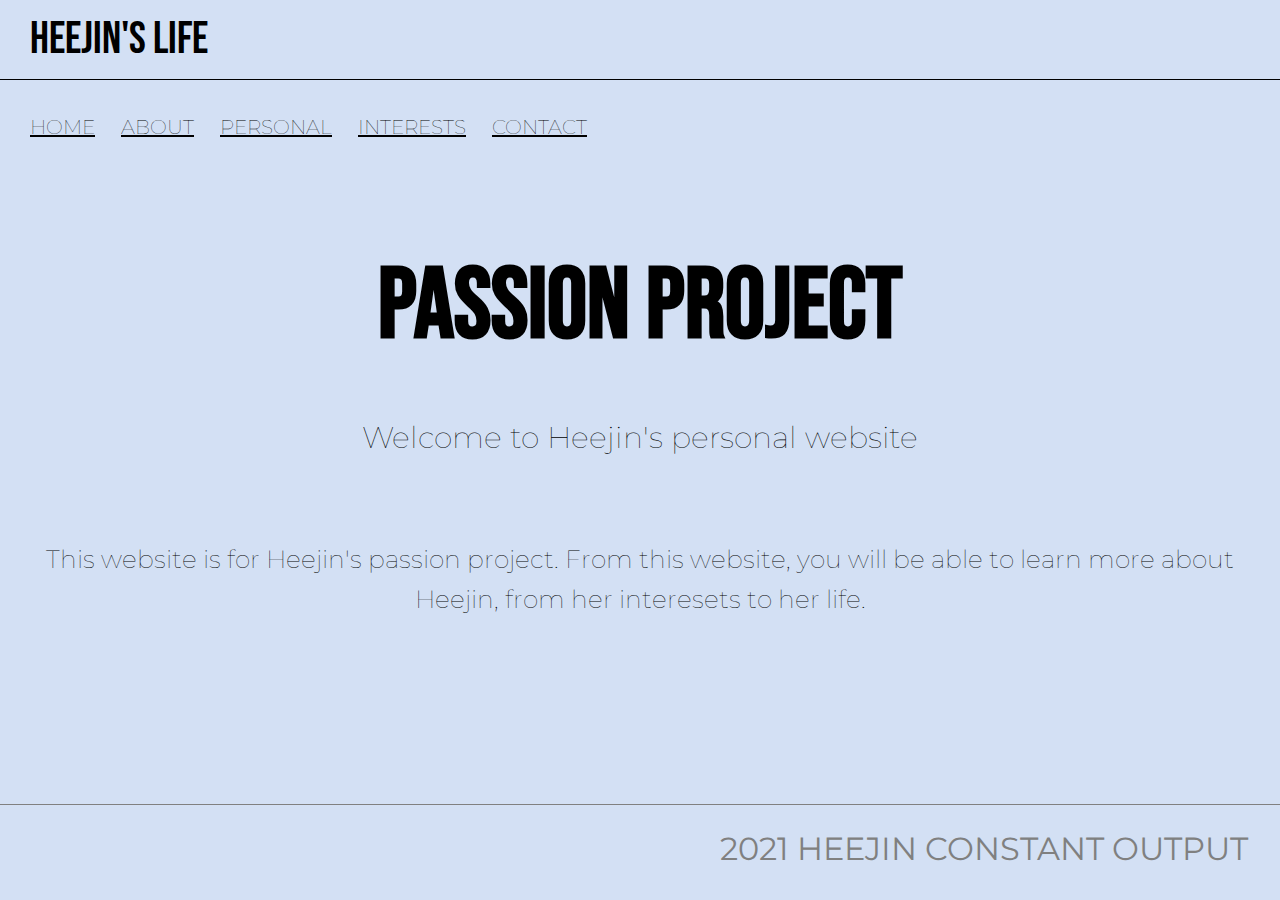
<file: index.html>
<!DOCTYPE html>
<html lang="en" dir="ltr">
  <head>
    <meta charset="utf-8">
    <title>Heejin's Life - Home</title>
    <link rel="stylesheet" href="home_style.css">
  </head>
  <body>
    <div class="title">
      <p>Heejin's LIFE</p>
    </div>

    <div class="navMenu">
      <p>
        <a href="index.html">HOME</a>
        <a href="about.html">ABOUT</a>
        <a href="personal.html">PERSONAL</a>
        <a href="interests.html">INTERESTS</a>
        <a href="contact.html">CONTACT</a>
      </p>
    </div>

    <h1 id= "header">Passion Project</h1>
    <h2 id= "header2">Welcome to Heejin's personal website</h2>

    <!-- <br> -->
    <div class="insetContent">
      <!-- <div class="subtitle">
        <h2>About</h2> -->
      </div>

      <p>This website is for Heejin's passion project. From this website, you will be able to learn more about Heejin, from her interesets to her life.</p>

      </div>
    <br>
    <br>
    <br>

    <br>
    <div class="footer">2021 HEEJIN CONSTANT OUTPUT</div>

  </body>
</html>
</file>
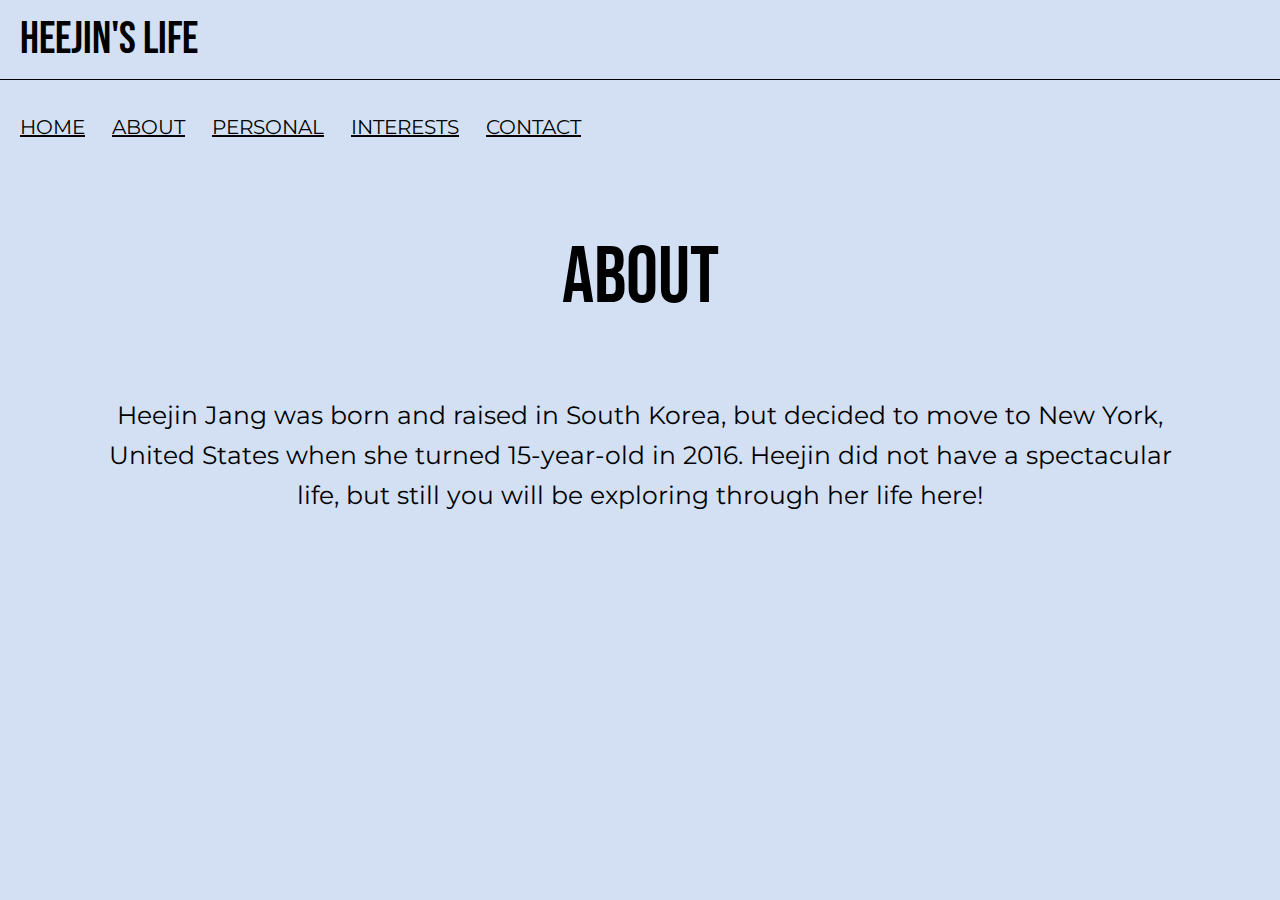
<file: about.html>
<!DOCTYPE html>
<html lang="en" dir="ltr">
  <head>
    <meta charset="utf-8">
    <link rel="stylesheet" href="about.css">
    <title></title>
  </head>
  <body>
    <div class="title">
      <p>Heejin's LIFE</p>
    </div>

    <div class="navMenu">
      <p>
        <a href="index.html">HOME</a>
        <a href="about.html">ABOUT</a>
        <a href="personal.html">PERSONAL</a>
        <a href="interests.html">INTERESTS</a>
        <a href="contact.html">CONTACT</a>
      </p>
    </div>

    <h1>ABOUT</h1>

    <div class="insetContent">
      <p>Heejin Jang was born and raised in South Korea, but decided to move to New York, United States
      when she turned 15-year-old in 2016. Heejin did not have a spectacular life, but still you will be
    exploring through her life here!</p> 
    </div>
  </body>
</html>
</file>
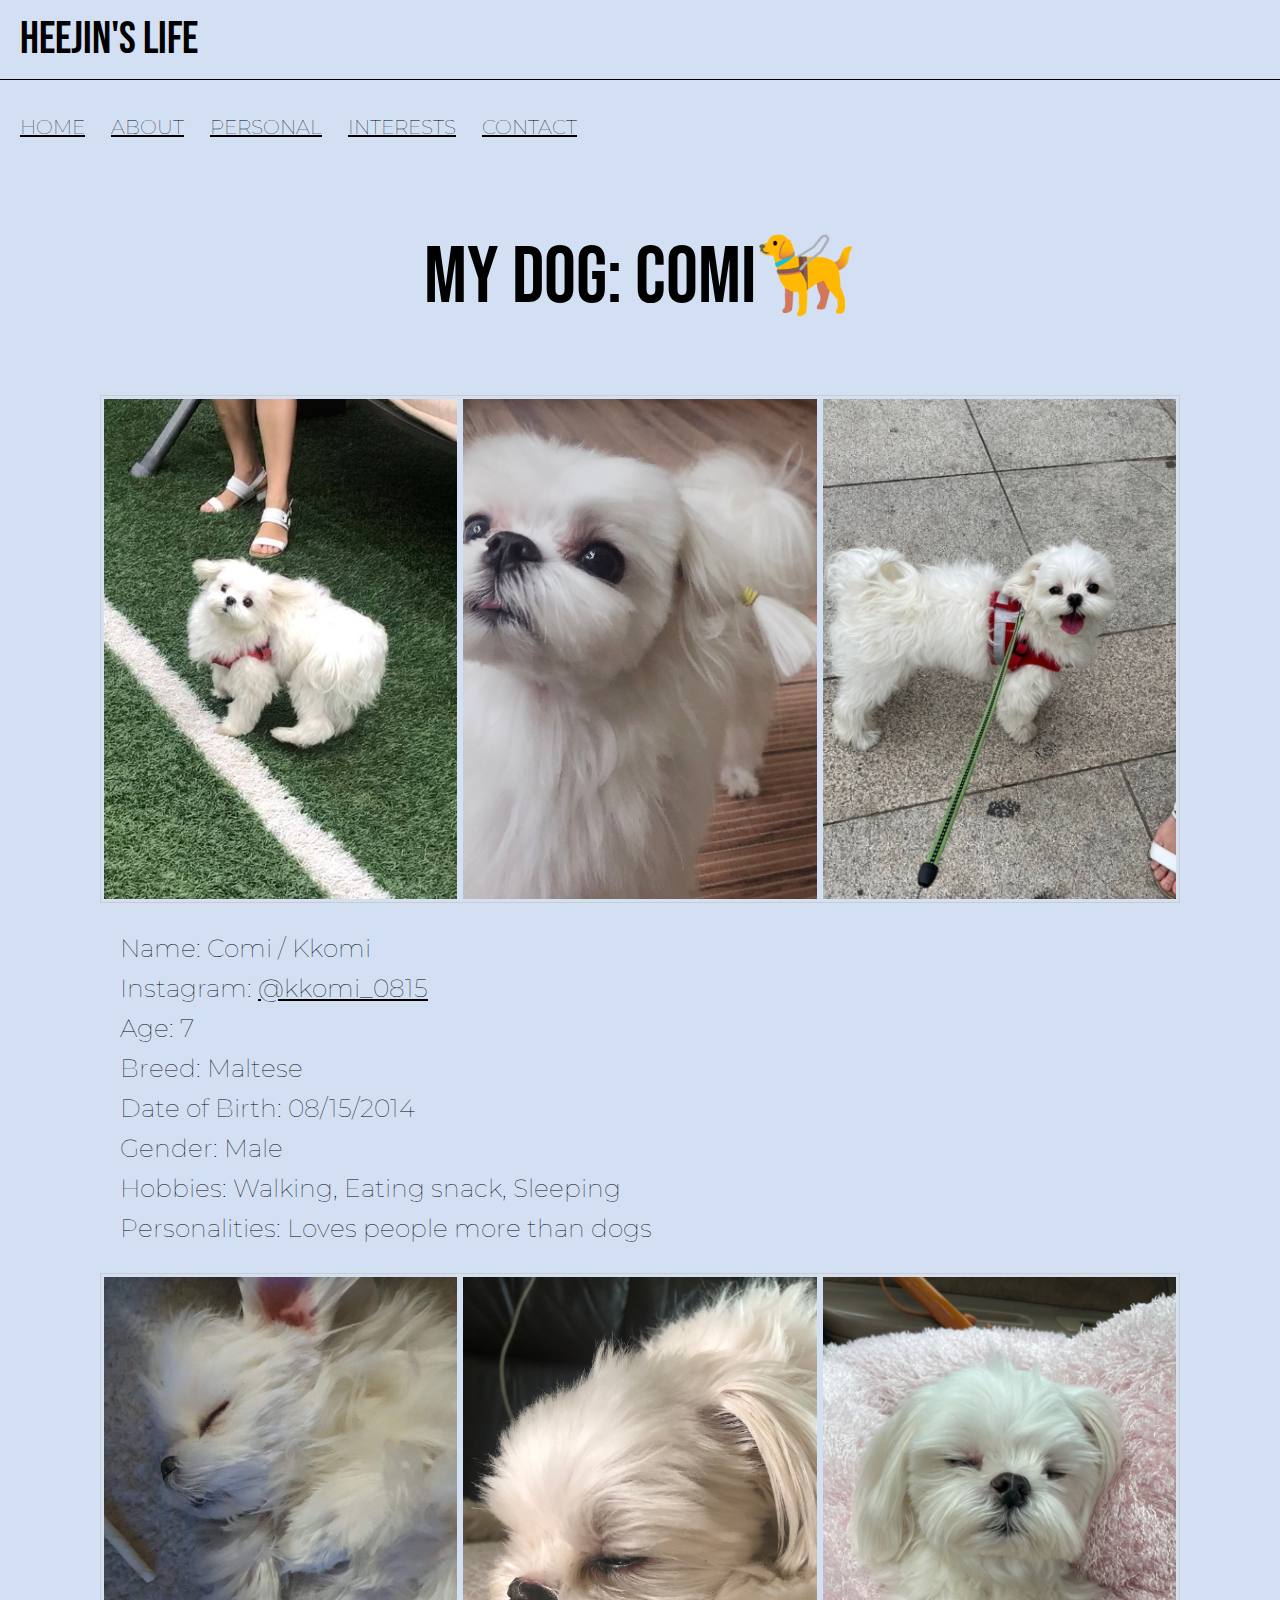
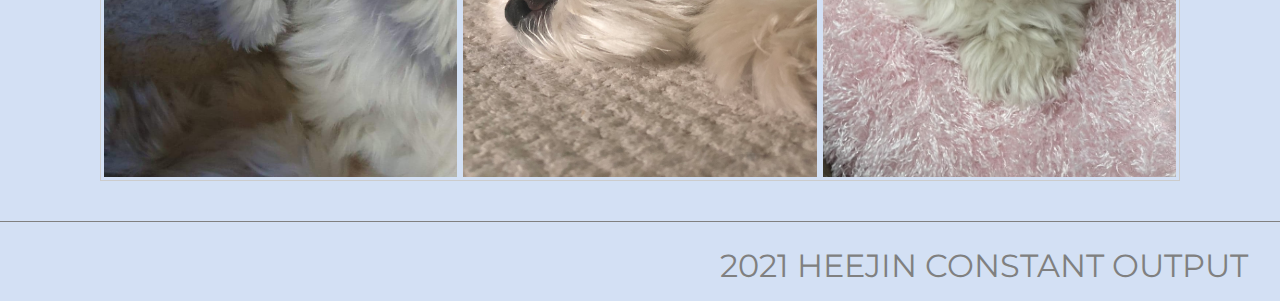
<file: comi.html>
<!DOCTYPE html>
<html lang="en" dir="ltr">
  <head>
    <meta charset="utf-8">
    <title>Heejin's Life - Comi</title>
    <link rel="stylesheet" href="comi_style.css">
  </head>
  <body>
    <div class="title">
      <p>Heejin's LIFE</p>
    </div>

    <div class="navMenu">
      <p>
        <a href="index.html">HOME</a>
        <a href="about.html">ABOUT</a>
        <a href="personal.html">PERSONAL</a>
        <a href="interests.html">INTERESTS</a>
        <a href="contact.html">CONTACT</a>
      </p>
    </div>

    <h1>My Dog: Comi🦮</h1>

    <div class="insetContent">

      <div class="gallery">
        <div class="items">
          <img class="images" src="comi/comi4.jpg" alt="">
        </div>
        <div class="items">
          <img class="images" src="comi/comi2.jpg" alt="">
        </div>
        <div class="items">
          <img class="images" src="comi/comi3.jpg" alt="">
        </div>
      </div>

      <div class="mainContent">
        <p>
          Name: Comi / Kkomi<br>
          Instagram: <a href="https://www.instagram.com/kkomi_0815/">@kkomi_0815</a><br>
          Age: 7<br>
          Breed: Maltese<br>
          Date of Birth: 08/15/2014<br>
          Gender: Male<br>
          Hobbies: Walking, Eating snack, Sleeping<br>
          Personalities: Loves people more than dogs
        </p>
      </div>

      <div class="gallery">
        <div class="items">
          <img class="images" src="comi/comi1.jpg" alt="">
        </div>
        <div class="items">
          <img class="images" src="comi/comi5.jpg" alt="">
        </div>
        <div class="items">
          <img class="images" src="comi/comi6.jpg" alt="">
        </div>
      </div>
    </div>
    <br>
    <div class="footer">2021 HEEJIN CONSTANT OUTPUT</div>
  </body>
</html>
</file>
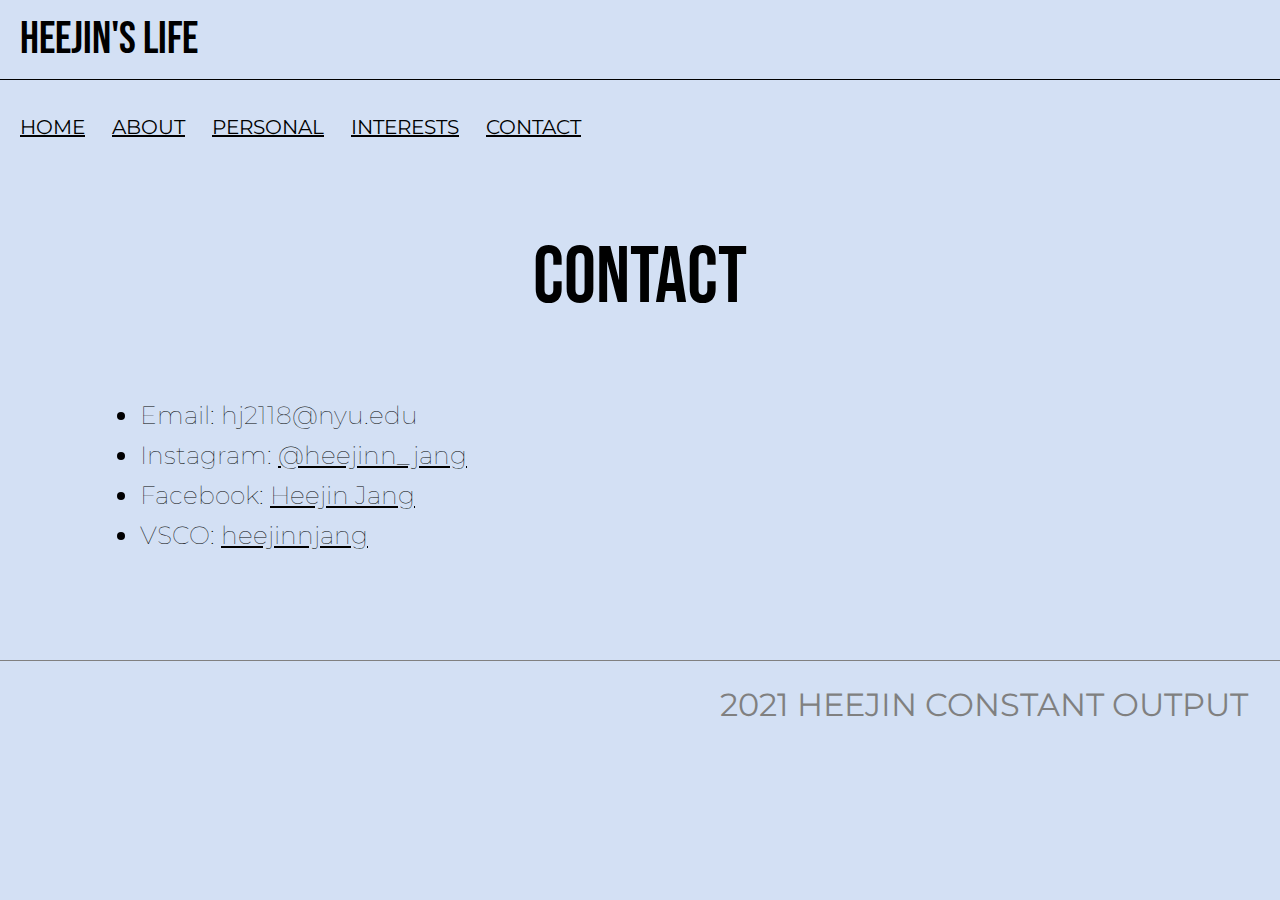
<file: contact.html>
<!DOCTYPE html>
<html lang="en" dir="ltr">
  <head>
    <meta charset="utf-8">
    <link rel="stylesheet" href="contact.css">
    <title></title>
  </head>
  <body>
    <div class="title">
      <p>Heejin's LIFE</p>
    </div>

    <div class="navMenu">
      <p>
        <a href="index.html">HOME</a>
        <a href="about.html">ABOUT</a>
        <a href="personal.html">PERSONAL</a>
        <a href="interests.html">INTERESTS</a>
        <a href="contact.html">CONTACT</a>
      </p>
    </div>

    <h1>Contact</h1>

    <div class="insetContent">
      <!-- <div class="family">
        <div class="subtitle">
          <h2>Family</h2> -->
        <!-- </div> -->
        <div class="contacts">
          <ul>
            <li>Email: hj2118@nyu.edu</li>
            <li>Instagram: <a href="https://www.instagram.com/heejinn_jang/">@heejinn_jang</a></li>
            <li>Facebook: <a href="https://www.facebook.com/heejinnjang">Heejin Jang</a></li>
            <li>VSCO: <a href="https://vsco.co/heejinnjang/gallery">heejinnjang</a></li>
          </ul>
        </div>

      </div>
    <!-- </div> -->

    <br>
    <br>
    <div class="footer">2021 HEEJIN CONSTANT OUTPUT</div>
  </body>
</html>
</file>
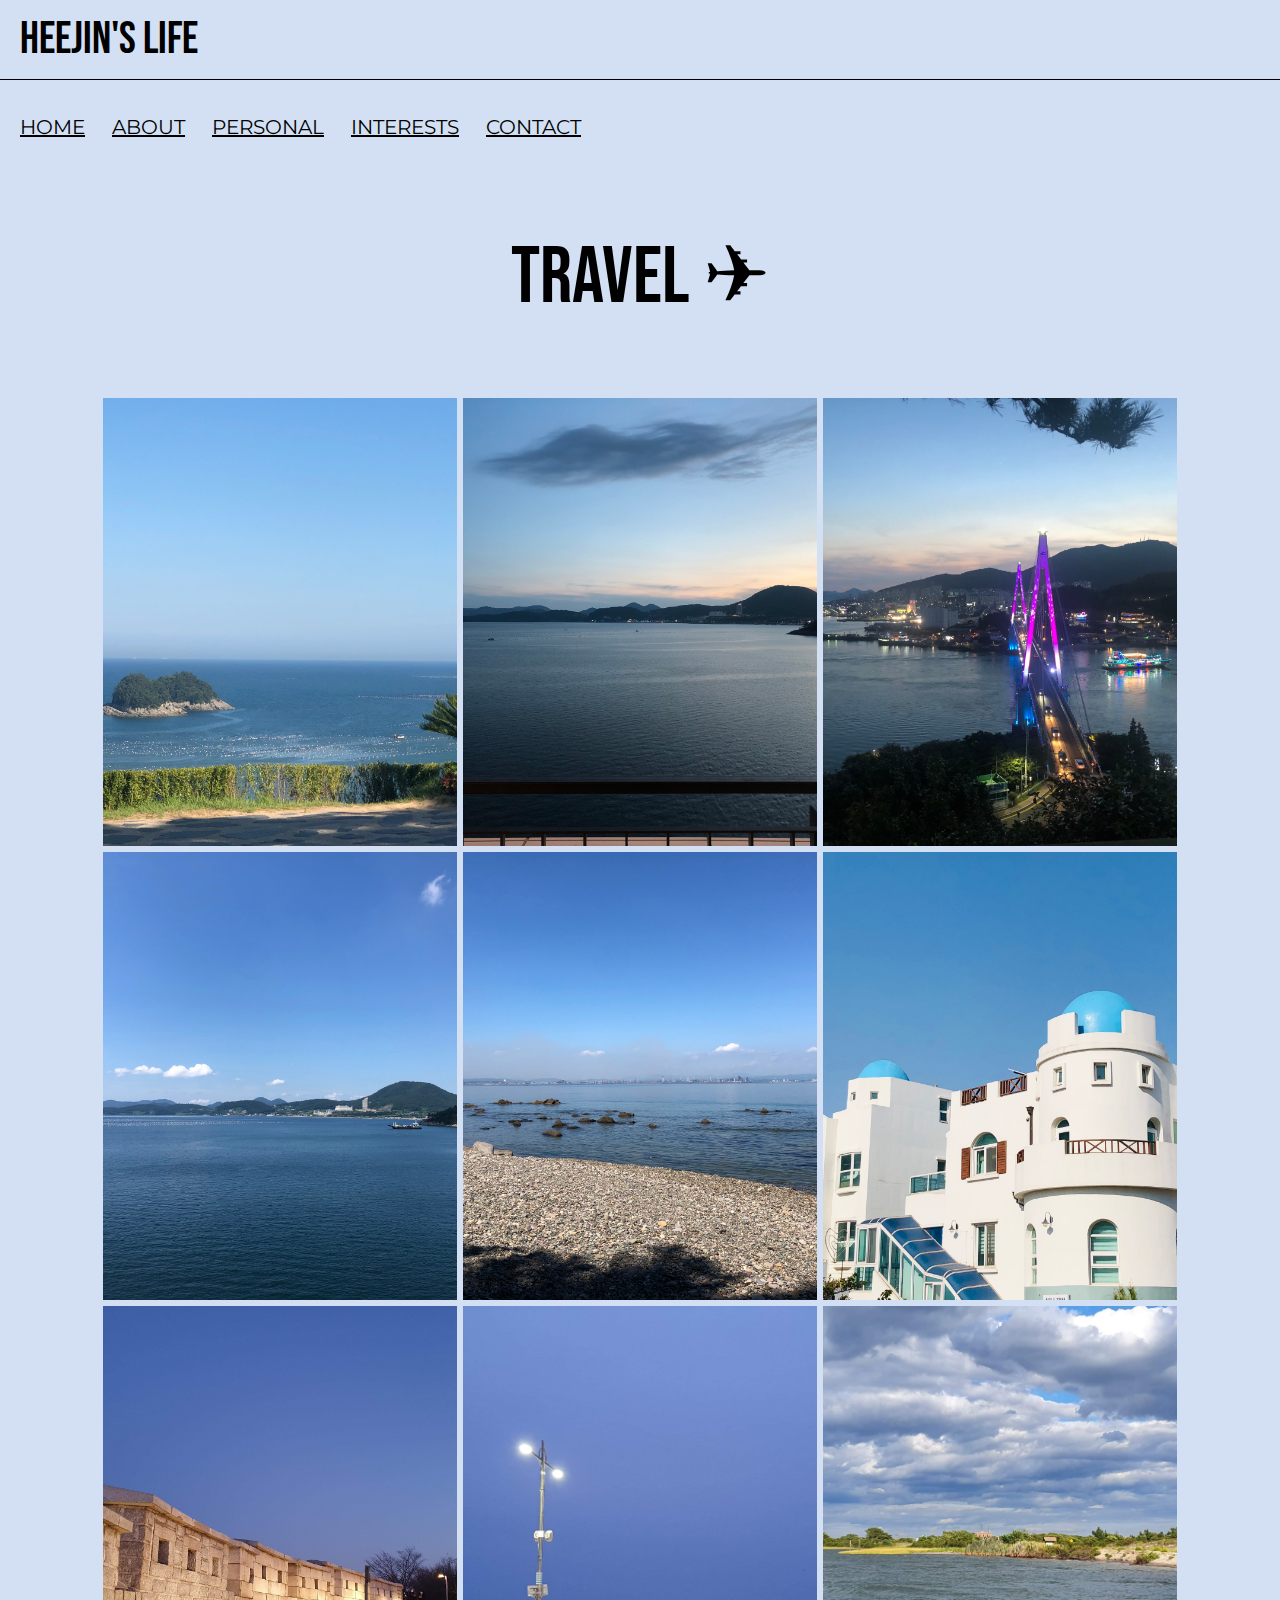
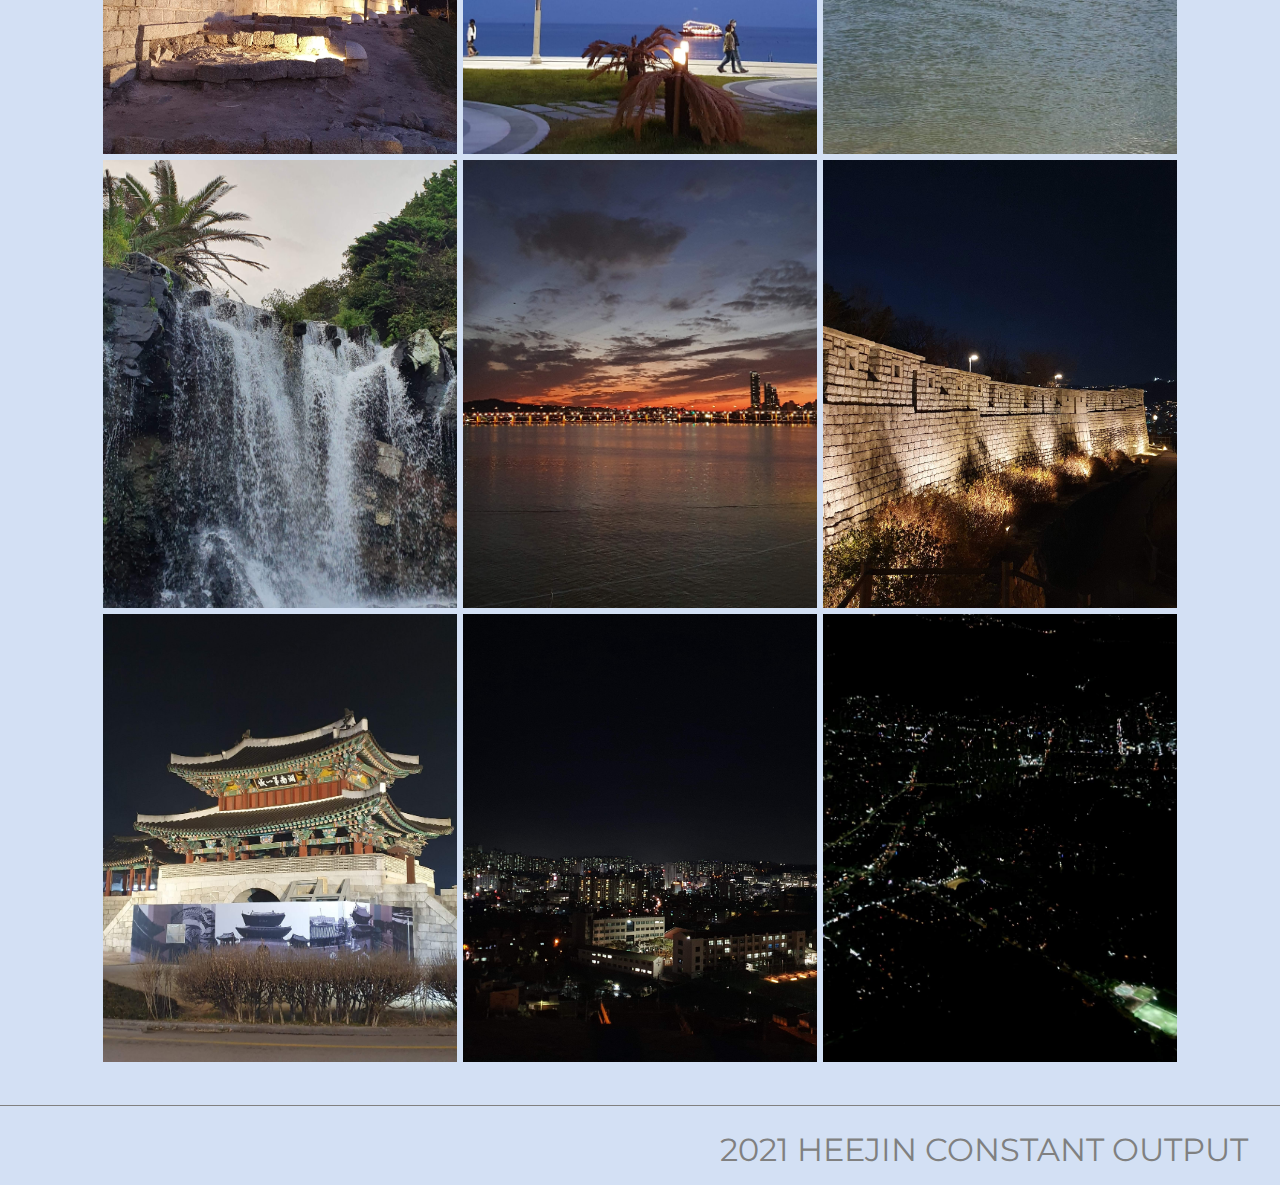
<file: interests.html>
<!DOCTYPE html>
<html lang="en" dir="ltr">
  <head>
    <meta charset="utf-8">
    <title></title>
    <link rel="stylesheet" href="interests_style.css">
    <meta charset="UTF-8">
  </head>
  <body>
    <div class="title">
      <p>Heejin's LIFE</p>
    </div>

    <div class="navMenu">
      <p>
        <a href="index.html">HOME</a>
        <a href="about.html">ABOUT</a>
        <a href="personal.html">PERSONAL</a>
        <a href="interests.html">INTERESTS</a>
        <a href="contact.html">CONTACT</a>
      </p>
    </div>

    <h1>Travel ✈</h1>

    <div class="insetContent">
      <div class="gallery">
        <div class="items">
          <img class="images" src="travel/1.jpg">
          <p class="img__description">Yeosu, South Korea<br>07/27/2021</p>
        </div>

        <div class="items">
          <img class="images" src="travel/2.jpg">
          <p class="img__description">Yeosu, South Korea<br>07/27/2021</p>

        </div>

        <div class="items">
          <img class="images" src="travel/3.jpg">
          <p class="img__description">Yeosu, South Korea<br>07/27/2021</p>
        </div>
      </div>

      <div class="gallery">
        <div class="items">
          <img class="images" src="travel/4.jpg">
          <p class="img__description">Yeosu, South Korea<br>07/27/2021</p>
        </div>

        <div class="items">
          <img class="images" src="travel/5.jpg">
          <p class="img__description">Pohang, South Korea<br>08/05/2021</p>
        </div>

        <div class="items">
          <img class="images" src="travel/6.jpg">
          <p class="img__description">Asan, South Korea<br>04/19/2021</p>
        </div>
      </div>

      <div class="gallery">
        <div class="items">
          <img class="images" src="travel/7.jpg">
          <p class="img__description">Seoul, South Korea<br>12/04/2020</p>
        </div>

        <div class="items">
          <img class="images" src="travel/8.jpg">
          <p class="img__description">Busan, South Korea<br>05/30/2020</p>
        </div>

        <div class="items">
          <img class="images" src="travel/9.jpg">
          <p class="img__description">New York, United States<br>09/07/2019</p>
        </div>
      </div>

      <div class="gallery">
        <div class="items">
          <img class="images" src="travel/10.jpg">
          <p class="img__description">Jeju-Island, South Korea<br>08/12/2019</p>
        </div>

        <div class="items">
          <img class="images" src="travel/11.jpg">
          <p class="img__description">Seoul, South Korea<br>10/07/2020</p>
        </div>

        <div class="items">
          <img class="images" src="travel/12.jpg">
          <p class="img__description">Seoul, South Korea<br>12/04/2020</p>
        </div>
      </div>

      <div class="gallery">
        <div class="items">
          <img class="images" src="travel/13.jpg">
          <p class="img__description">Jeonju, South Korea<br>01/04/2020</p>
        </div>

        <div class="items">
          <img class="images" src="travel/14.jpg">
          <p class="img__description">Seoul, South Korea<br>12/10/2020</p>
        </div>

        <div class="items">
          <img class="images" src="travel/15.jpg">
          <p class="img__description">🛫<br>08/15/2019</p>
        </div>
      </div>
    </div>
    <br>
    <div class="footer">2021 HEEJIN CONSTANT OUTPUT</div>

  </body>
</html>
</file>
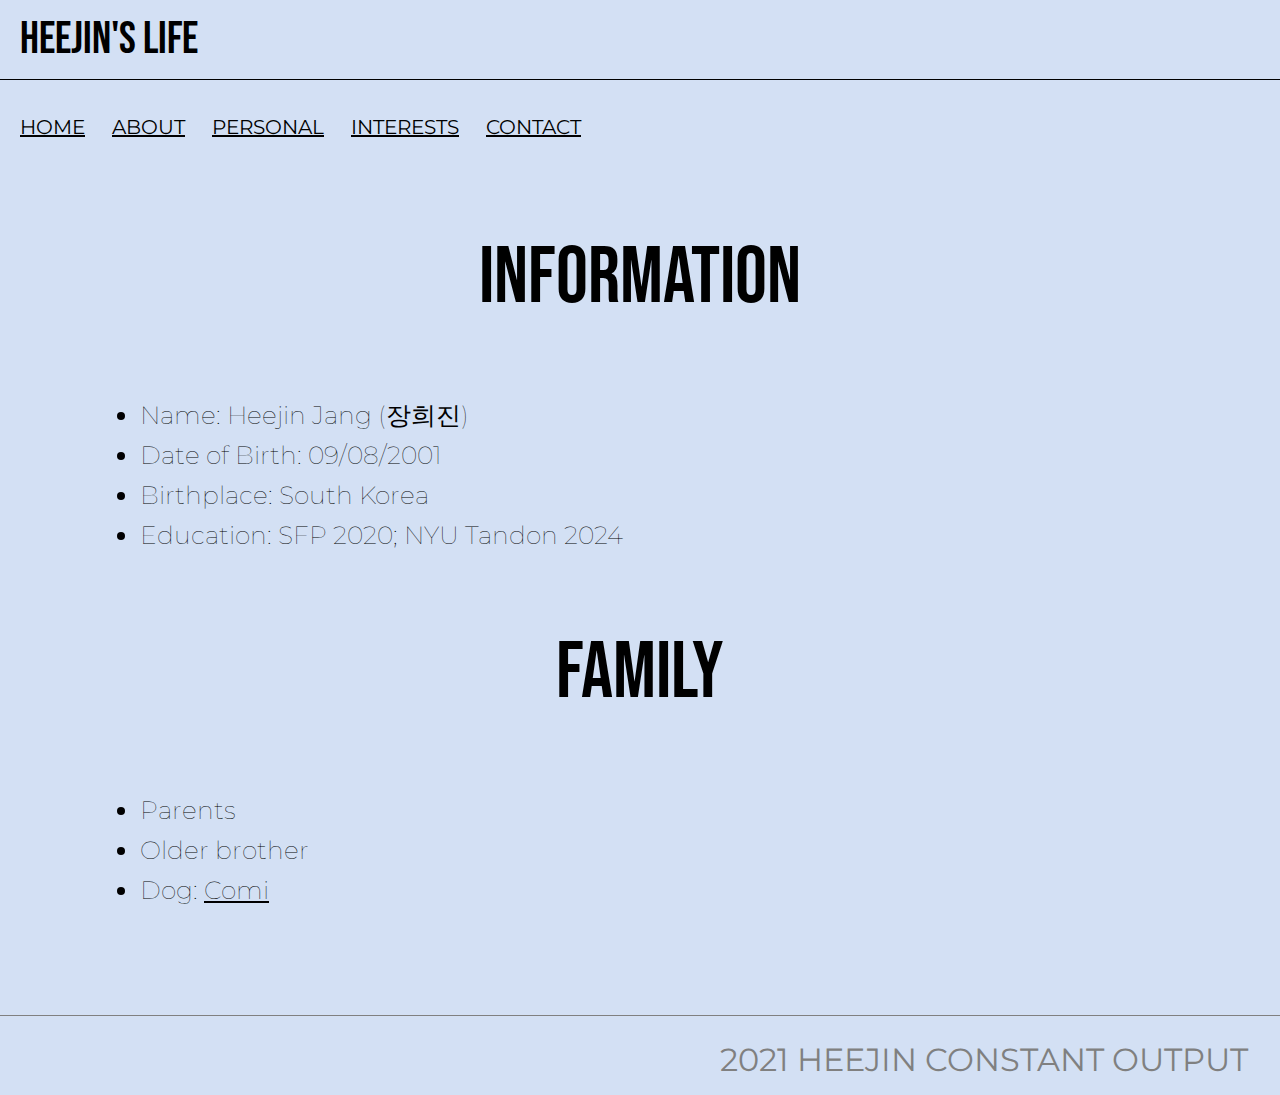
<file: personal.html>
<!DOCTYPE html>
<html lang="en" dir="ltr">
  <head>
    <meta charset="utf-8">
    <title>Heejin's Life - Personal</title>
    <link rel="stylesheet" href="personal_style.css">
  </head>
  <body>
    <div class="title">
      <p>Heejin's LIFE</p>
    </div>

    <div class="navMenu">
      <p>
        <a href="index.html">HOME</a>
        <a href="about.html">ABOUT</a>
        <a href="personal.html">PERSONAL</a>
        <a href="interests.html">INTERESTS</a>
        <a href="contact.html">CONTACT</a>
      </p>
    </div>

    <div class="insetContent">
      <div class="info">
        <div class="subtitle">
          <h1>Information</h1>
        </div>
        <ul>
          <li>Name: Heejin Jang (장희진)</li>
          <li>Date of Birth: 09/08/2001</li>
          <li>Birthplace: South Korea</li>
          <li>Education: SFP 2020; NYU Tandon 2024</li>
        </ul>
      </div>

      <div class="family">
        <div class="subtitle">
          <h1>Family</h1>
        </div>
        <div class="familyMembers">
          <ul>
            <li>Parents</li>
            <li>Older brother</li>
            <li>Dog: <a href="comi.html">Comi</a></li>
          </ul>
        </div>

      </div>
    </div>


    <br>
    <br>
    <div class="footer">2021 HEEJIN CONSTANT OUTPUT</div>

  </body>
</html>
</file>
<file: home_style.css>
@import url('https://fonts.googleapis.com/css2?family=Bebas+Neue&family=Montserrat&display=swap');

* {
  box-sizing: border-box;
}

html, body {
    padding: 0px;
    margin: 0px;
}

body {
  background: #d3e0f4;
  font-family: 'Montserrat', sans-serif;
  text-align: center;
  /* color: #f4e7d3; */
  font-size: 25px;
  line-height: 1.6;
}

.title {
  display: flex;
  height: 80px;
  align-items: center;
  font-family: 'Bebas Neue', cursive;
  font-size: 45px;
  padding-left: 20px;
  border-bottom: 1.5px solid;
}

.navMenu {
  display: flex;
  width: 100%;
  height: 80px;
  padding-left: 10px;
}

.navMenu a, .navMenu a:visited {
  padding-left: 10px;
  padding-right: 10px;
  color: black;
  font-size: 20px;
}

.navMenu a:hover {
  font-weight: bold;
}

#header {
  font-family: 'Bebas Neue', cursive;
  font-size: 100px;
  height: 120px;
}

#header2 {
  font-family: 'Montserrat', sans-serif;
  font-size: 30px;
  height: 100px;
  font-weight: lighter;
}

.insetContent {
  margin-left: 100px;
  margin-right: 100px;
}


p {
  font-weight: lighter;
  margin-left: 10px;
  margin-right: 10px;
  /* text-align: left; */
}

.footer {
  display: flex;
  color: grey;
  height: 70px;
  font-size: 32px;
  align-items: flex-end;
  justify-content: flex-end;
  padding-right: 32px;
  margin-bottom: 10px;
  border-top: 1.5px solid;
}
</file>
<file: about.css>
@import url('https://fonts.googleapis.com/css2?family=Bebas+Neue&family=Montserrat&display=swap');

* {
  box-sizing: border-box;
}

html, body {
    padding: 0px;
    margin: 0px;
}

body {
  background: #d3e0f4;
  font-family: 'Montserrat', sans-serif;
  text-align: center;
  /* color: #f4e7d3; */
  font-size: 25px;
  line-height: 1.6;
}


.title {
  display: flex;
  height: 80px;
  align-items: center;
  font-family: 'Bebas Neue', cursive;
  font-size: 45px;
  padding-left: 20px;
  border-bottom: 1.5px solid;
}

.navMenu {
  display: flex;
  width: 100%;
  height: 80px;
  padding-left: 10px;
}

.navMenu a, .navMenu a:visited {
  padding-left: 10px;
  padding-right: 10px;
  color: black;
  font-size: 20px;
}

.navMenu a:hover {
  font-weight: bold;
}

.insetContent {
  margin-left: 100px;
  margin-right: 100px;
}

h1 {
  font-family: 'Bebas Neue', cursive;
  font-size: 80px;
  font-weight: lighter;
}

.insetContent {
  margin-left: 100px;
  margin-right: 100px;
}

.footer {
  display: flex;
  color: grey;
  height: 70px;
  font-size: 32px;
  align-items: flex-end;
  justify-content: flex-end;
  padding-right: 32px;
  margin-bottom: 10px;
  border-top: 1.5px solid;
}
</file>
<file: comi_style.css>
@import url('https://fonts.googleapis.com/css2?family=Bebas+Neue&family=Montserrat&display=swap');

* {
  box-sizing: border-box;
}

html, body {
    padding: 0px;
    margin: 0px;
}

body {
  background: #d3e0f4;
  font-family: 'Montserrat', sans-serif;
  text-align: center;
  /* color: white; */
  font-size: 25px;
  line-height: 1.6;
}

.title {
  display: flex;
  height: 80px;
  align-items: center;
  font-family: 'Bebas Neue', cursive;
  font-size: 45px;
  padding-left: 20px;
  border-bottom: 1.5px solid;
}

.navMenu {
  display: flex;
  width: 100%;
  height: 80px;
  padding-left: 10px;
}

.navMenu a, .navMenu a:visited {
  padding-left: 10px;
  padding-right: 10px;
  color: black;
  font-size: 20px;
}

.navMenu a:hover {
  font-weight: bold;
}

h1 {
  font-family: 'Bebas Neue', cursive;
  font-size: 80px;
  font-weight: lighter;
}

.insetContent {
  margin-left: 100px;
  margin-right: 100px;
}


.gallery {
  border: 1px solid #ccc;
  display: flex;
  /* flex-direction: column; */
}

.threeColumns {
  display: flex;
  /* margin-bottom: 20px; */
}

.items {
  display: flex;
  flex-basis: 100%;
  justify-content: space-between;
  margin: 3px;
}

.images {
  width: 100%;
  height: 500px;
  object-fit: cover;
}

.mainContent {
  display: flex;
  flex-direction: column;
  margin-left: 20px;
}

p {
  text-align: left;
  font-weight: lighter;
}

.mainContent a, .mainContent a:visited {
  color: black;
}

.mainContent a:hover {
  font-weight: bold;
}

.footer {
  display: flex;
  color: grey;
  height: 70px;
  font-size: 32px;
  align-items: flex-end;
  justify-content: flex-end;
  padding-right: 32px;
  margin-bottom: 10px;
  border-top: 1.5px solid;
}
</file>
<file: contact.css>
@import url('https://fonts.googleapis.com/css2?family=Bebas+Neue&family=Montserrat&display=swap');

* {
  box-sizing: border-box;
}

html, body {
    padding: 0px;
    margin: 0px;
}

body {
  background: #d3e0f4;
  font-family: 'Montserrat', sans-serif;
  text-align: center;
  /* color: #f4e7d3; */
  font-size: 25px;
  line-height: 1.6;
}


.title {
  display: flex;
  height: 80px;
  align-items: center;
  font-family: 'Bebas Neue', cursive;
  font-size: 45px;
  padding-left: 20px;
  border-bottom: 1.5px solid;
}

.navMenu {
  display: flex;
  width: 100%;
  height: 80px;
  padding-left: 10px;
}

.navMenu a, .navMenu a:visited {
  padding-left: 10px;
  padding-right: 10px;
  color: black;
  font-size: 20px;
}

.navMenu a:hover {
  font-weight: bold;
}

h1 {
  font-family: 'Bebas Neue', cursive;
  font-size: 80px;
  font-weight: lighter;
}

.insetContent {
  margin-left: 100px;
  margin-right: 100px;
}

ul {
  text-align: left;
  font-weight: lighter;
}

.contacts a, .contacts a:visited {
  color: black;
}

.contacts a:hover {
  font-weight: bold;
}

.footer {
  display: flex;
  color: grey;
  height: 70px;
  font-size: 32px;
  align-items: flex-end;
  justify-content: flex-end;
  padding-right: 32px;
  margin-bottom: 10px;
  border-top: 1.5px solid;
}
</file>
<file: interests_style.css>
@import url('https://fonts.googleapis.com/css2?family=Bebas+Neue&family=Montserrat&display=swap');

* {
  box-sizing: border-box;
}

html, body {
    padding: 0px;
    margin: 0px;
}

body {
  background: #d3e0f4;
  font-family: 'Montserrat', sans-serif;
  text-align: center;
  /* color: white; */
  font-size: 25px;
  line-height: 1.6;
}

.title {
  display: flex;
  height: 80px;
  align-items: center;
  font-family: 'Bebas Neue', cursive;
  font-size: 45px;
  padding-left: 20px;
  border-bottom: 1.5px solid;
}

.navMenu {
  display: flex;
  width: 100%;
  height: 80px;
  padding-left: 10px;
}

.navMenu a, .navMenu a:visited {
  padding-left: 10px;
  padding-right: 10px;
  color: black;
  font-size: 20px;
}

.navMenu a:hover {
  font-weight: bold;
}

h1 {
  font-family: 'Bebas Neue', cursive;
  font-size: 80px;
  font-weight: lighter;
}

.insetContent {
  margin-left: 100px;
  margin-right: 100px;
}

.gallery {
  /* border: 1px solid #ccc; */
  display: flex;
  /* flex-direction: column; */
}

.items {
  display: flex;
  flex-basis: 100%;
  justify-content: space-between;
  margin: 3px;
  position: relative;
}

.images {
  width: 100%;
  height: 35vw;
  object-fit: cover;
}

.images:hover {
  opacity: 70%;
}

.img__description {
  position: absolute;
  padding-left: 20px;
  text-align: left;
  /* top: 0;
  bottom: 0;
  left: 0;
  right: 0; */
  /* display: flex;
  justify-content: center;
  align-items: center; */
  /* background: rgba(29, 106, 154, 0.72); */
  color: black;
  /* font-weight: bold; */
  visibility: hidden;
  opacity: 0;
}

.items:hover .img__description {
  visibility: visible;
  opacity: 1;
}

.footer {
  display: flex;
  color: grey;
  height: 70px;
  font-size: 32px;
  align-items: flex-end;
  justify-content: flex-end;
  padding-right: 32px;
  margin-bottom: 10px;
  border-top: 1.5px solid;
}
</file>
<file: personal_style.css>
@import url('https://fonts.googleapis.com/css2?family=Bebas+Neue&family=Montserrat&display=swap');

* {
  box-sizing: border-box;
}

html, body {
    padding: 0px;
    margin: 0px;
}

body {
  background: #d3e0f4;
  font-family: 'Montserrat', sans-serif;
  text-align: center;
  /* color: white; */
  font-size: 25px;
  line-height: 1.6;
}

.title {
  display: flex;
  height: 80px;
  align-items: center;
  font-family: 'Bebas Neue', cursive;
  font-size: 45px;
  padding-left: 20px;
  border-bottom: 1.5px solid;
}

.navMenu {
  display: flex;
  width: 100%;
  height: 80px;
  padding-left: 10px;
}

.navMenu a, .navMenu a:visited {
  padding-left: 10px;
  padding-right: 10px;
  color: black;
  font-size: 20px;
}

.navMenu a:hover {
  font-weight: bold;
}

h1 {
  font-family: 'Bebas Neue', cursive;
  font-size: 80px;
  font-weight: lighter;
}

.insetContent {
  margin-left: 100px;
  margin-right: 100px;
}

ul {
  text-align: left;
  font-weight: lighter;
}

.familyMembers a, .familyMembers a:visited {
  color: black;
}

.familyMembers a:hover {
  font-weight: bold;
}

.footer {
  display: flex;
  color: grey;
  height: 70px;
  font-size: 32px;
  align-items: flex-end;
  justify-content: flex-end;
  padding-right: 32px;
  margin-bottom: 10px;
  border-top: 1.5px solid;
}
</file>
